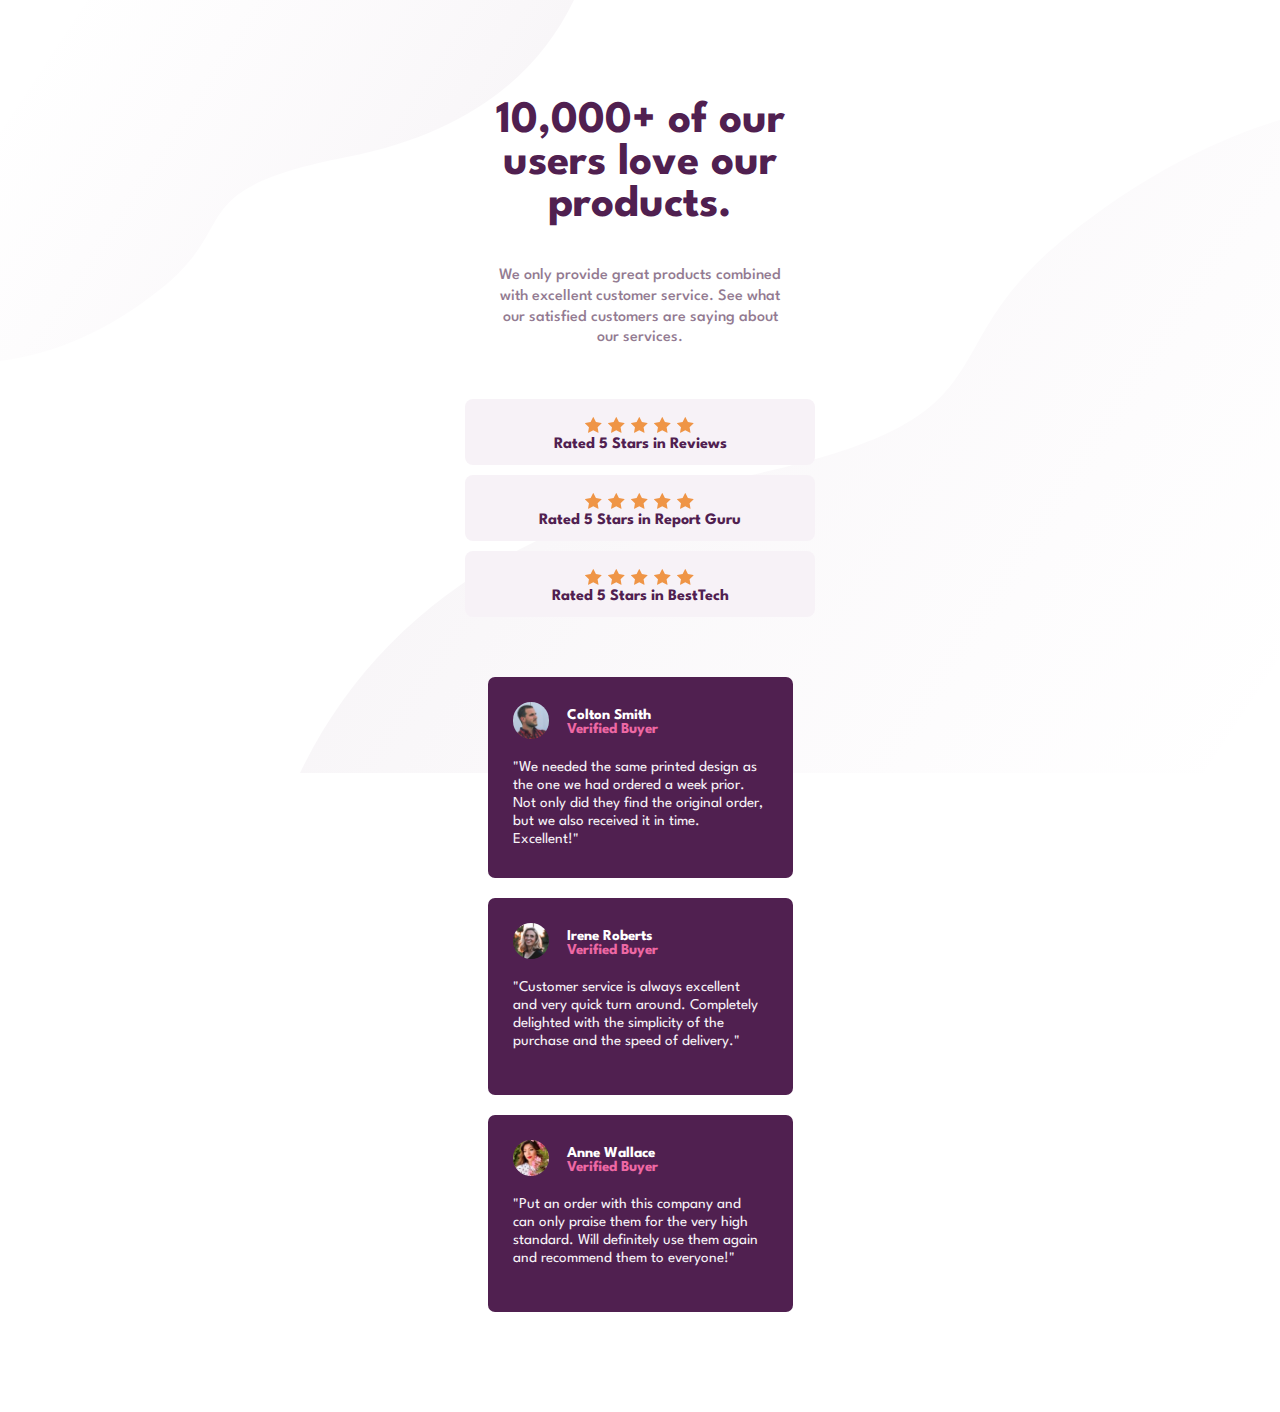
<file: index.html>
<!DOCTYPE html>
<html lang="en">

<head>
  <meta charset="UTF-8" />
  <meta name="viewport" content="width=device-width, initial-scale=1.0" />
  <!-- displays site properly based on user's device -->
   <link rel="icon" type="image/png" href="favicon.ico">

  <link rel="stylesheet" href="./css/style.css">
  <title>Social proof section</title>

  <!-- Feel free to remove these styles or customise in your own stylesheet 👍 -->
</head>

<body>

  <main>
    <div class="container">
      <div class="title">
        <h1>10,000+ of our users love our products.</h1>
        <p> We only provide great products combined with excellent customer service. See what our satisfied customers
          are saying about our services.
        </p>
      </div>
      <div class="rate">
        <div class="rev">
          <div class="star"></div>
          <div class="start-text">Rated 5 Stars in Reviews</div>
        </div>
        <div class="guru">
          <div class="star"></div>
          <div class="start-text">Rated 5 Stars in Report Guru</div>
        </div>
        <div class="teach">
          <div class="star"></div>
          <div class="start-text">Rated 5 Stars in BestTech</div>
        </div>
      </div>
      <div class="box-ref-1">
        <div class="card-1 card">
          <div class="personal-info">
            <div class="image">
              <img src="./images/image-colton.jpg" alt="">
            </div>
            <div class="id">
              <h2>Colton Smith</h2>
              <h3>Verified Buyer</h3>
            </div>
          </div>
          <p>"We needed the same printed design as the one we had ordered a week prior.
            Not only did they find the original order, but we also received it in time.
            Excellent!"
          </p>
        </div>
      </div>
      <div class="box-ref-2">
        <div class="card-2 card">
          <div class="personal-info">
            <div class="image">
              <img src="./images/image-irene.jpg" alt="">
            </div>
            <div class="id">
              <h2>Irene Roberts</h2>
              <h3>Verified Buyer</h3>
            </div>
          </div>
          <p>"Customer service is always excellent and very quick turn around. Completely
            delighted with the simplicity of the purchase and the speed of delivery."
          </p>
        </div>
      </div>
      <div class="box-ref-3">
        <div class="card-3 card">
          <div class="personal-info">
            <div class="image">
              <img src="./images/image-anne.jpg" alt="">
            </div>
            <div class="id">
              <h2>Anne Wallace</h2>
              <h3>Verified Buyer</h3>
            </div>
          </div>
          <p>"Put an order with this company and can only praise them for the very high
            standard. Will definitely use them again and recommend them to everyone!"
          </p>
        </div>
      </div>
    </div>
  </main>
</body>

</html>
</file>
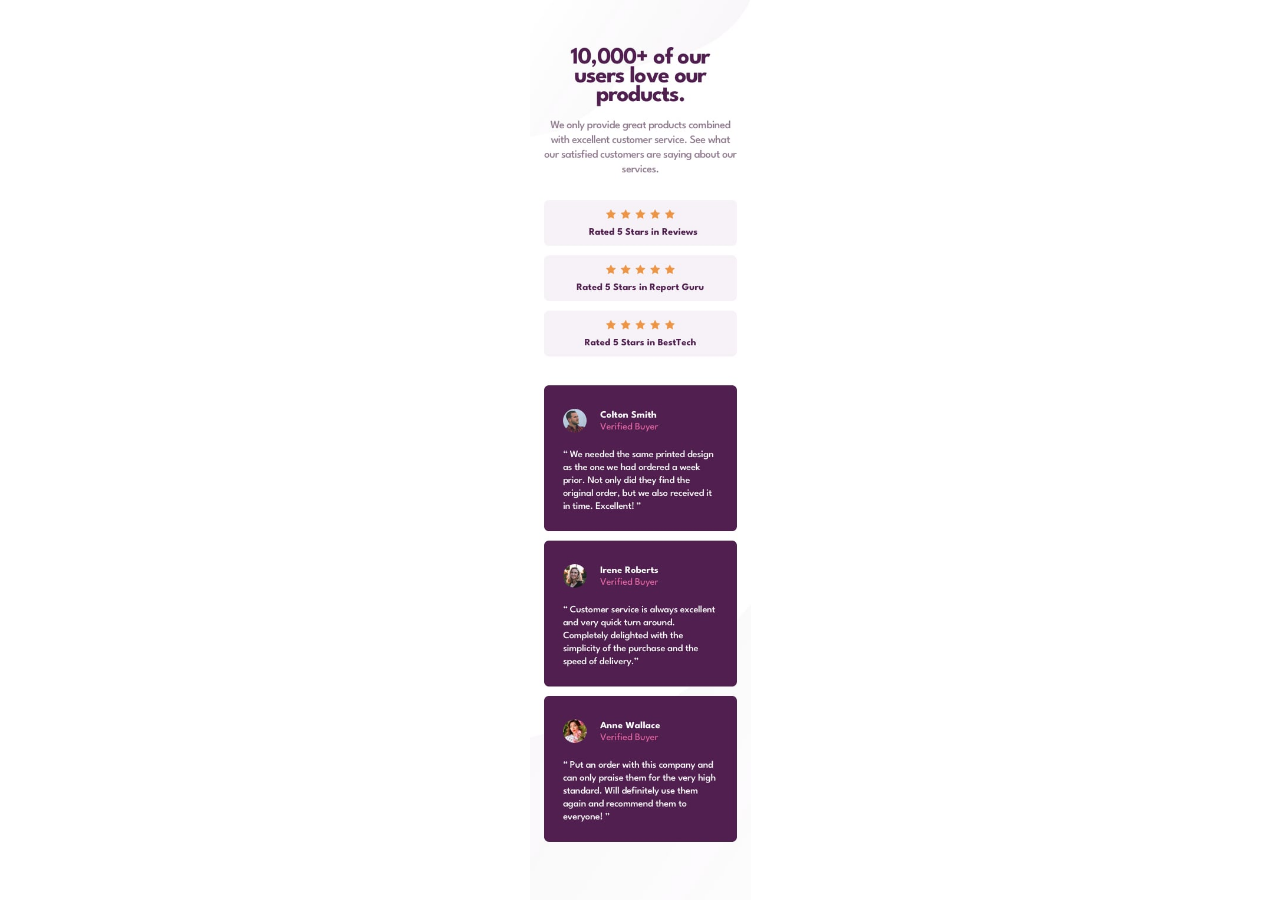
<file: design/bg.html>
<!DOCTYPE html>
<html lang="en">

<head>
    <title>Desktop Design</title>
    <style>
        body {
            height: 100%;
            margin: 0;
            /* background-color: hsl(233, 47%, 7%); */
        }

        .img {
            margin: 0;
            height: 100vh;
            /* background-image: url(desktop-design.jpg); */
            background-image: url(mobile-design.jpg);
            background-position: center;
            background-repeat: no-repeat;
            background-size: contain;
        }
    </style>
</head>

<body>
    <figure class="img"></figure>
</body>

</html>
</file>
<file: css/style.css>
@import url('https://fonts.googleapis.com/css2?family=League+Spartan:wght@400;500;700&display=swap');

:root {
    /************************************* Colors **************************************/
    /**************************** Primary *****************************/
    --very-dark-magenta: hsl(300, 43%, 22%);
    --soft-pink: hsl(333, 80%, 67%);

    /**************************** Neutral *****************************/
    --dark-grayish-magenta: hsl(303, 10%, 53%);
    --light-grayish-magenta: hsl(300, 24%, 96%);
    --white: hsl(0, 0%, 100%);


    /*********************************** Typography ************************************/
    /*************************** Body Copy ****************************/
    --font-size: 15px;

    /***************************** Font *******************************/
    --font-family-league-spartan: 'League Spartan', sans-serif;
    --weights-400: 400;
    --weights-500: 500;
    --weights-700: 700;


    /*********************************** Other ************************************/
    --star-inc-position: 23px;
}

body {
    margin: 0;
    font-family: var(--font-family-league-spartan);
    background-image: url(../images/bg-pattern-top-desktop.svg), url(../images/bg-pattern-bottom-desktop.svg);
    background-position: -10px 0, 300px 100px;
    background-repeat: no-repeat;
}

main {
    height: 100vh;
    display: flex;
    justify-content: center;
    align-items: center;
}

/************************************* Container  **************************************/
.container {
    width: 71%;
    margin: auto;
    display: grid;
    grid-template-columns: repeat(6, 1fr);
    grid-template-areas:
        'title title title rating rating rating'
        'box-1 box-1 box-2 box-2 box-3 box-3';
}

/******************************** Title  *********************************/
.title {
    grid-area: title;
}

.title h1 {
    margin-top: 0;
    width: 300px;
    font-weight: var(--weights-700);
    font-size: 45px;
    color: var(--very-dark-magenta);
}

.title p {
    margin-bottom: 80px;
    width: 380px;
    font-weight: var(--weights-500);
    line-height: 1.3;
    color: var(--dark-grayish-magenta);

}

/******************************** Rate  **********************************/
.rate {
    grid-area: rating;
    padding-top: 10px;
}

.rev,
.guru,
.teach {
    background-color: var(--light-grayish-magenta);
    border-radius: 8px;
    margin-top: 10px;
    padding-top: 13px;
    padding-bottom: 13px;
    padding-right: 25px;
}

.rev {
    width: 370px;
    display: flex;
    align-content: center;
}

.guru {
    width: 370px;
    display: flex;
    align-content: center;
    margin-left: 42px;
}

.teach {
    /* background-color: rgb(180, 254, 83); */
    width: 370px;
    display: flex;
    align-content: center;
    margin-left: 85px;
}

.star {
    /* background-color: rgb(219, 54, 54); */
    background-image: url(../images/icon-star.svg), url(../images/icon-star.svg), url(../images/icon-star.svg), url(../images/icon-star.svg), url(../images/icon-star.svg);
    background-repeat: no-repeat;
    background-position: 25px 50%, calc(var(--star-inc-position)*1 + 25px) 50%, calc(var(--star-inc-position)*2 + 25px) 50%, calc(var(--star-inc-position)*3 + 25px) 50%, calc(var(--star-inc-position)*4 + 25px) 50%;
    width: 160px;
    height: 25px;
}

.start-text {
    /* background-color: aquamarine; */
    display: inline-block;
    height: auto;
    align-self: center;
    font-weight: var(--weights-700);
    color: var(--very-dark-magenta);
}

/***************************** Card Class ********************************/
.card p {
    line-height: 1.2;
    color: var(--light-grayish-magenta);
    width: 250px;
    font-size: 15px;
}


/***************************** Box-ref-1  ********************************/
.box-ref-1 {
    grid-area: box-1;
}

.card-1 {
    background-color: var(--very-dark-magenta);
    width: 280px;
    padding: 25px 0px 15px 25px;
    border-radius: 7px;

}

/***************************** Box-ref-2  ********************************/
.box-ref-2 {
    grid-area: box-2;
    justify-self: center;
    margin-top: 20px;
}

.card-2 {
    background-color: var(--very-dark-magenta);
    width: 280px;
    padding: 25px 0px 30px 25px;
    border-radius: 7px;

}

/***************************** Box-ref-3  ********************************/
.box-ref-3 {
    grid-area: box-3;
    margin-top: 40px;
    justify-self: end;
}

.card-3 {
    background-color: var(--very-dark-magenta);
    width: 280px;
    padding: 25px 0px 30px 25px;
    border-radius: 7px;
}

/******************** Personal-info  ***********************/
.personal-info {
    display: flex;
    justify-content: flex-start;
    align-items: center;
}

.personal-info .image {
    width: 13%;
    margin-right: 18px;
}

.image img {
    width: 100%;
    border-radius: 50%;

}

h2 {
    color: var(--white);
}

h3 {
    color: var(--soft-pink);
}

h2,
h3 {
    margin: 0 auto;
    font-size: var(--font-size);
}

@media (max-width: 1300px) {
    .container {
        width: 360px;
        margin: auto;
        display: grid;
        grid-template-columns: 1fr;
        grid-template-areas:
            'title '
            'rating'
            'box-1'
            'box-2'
            'box-3';
    }

    /*************************** title  ******************************/
    .title {
        margin-top: 100px;
        grid-area: title;
        text-align: center;
        width: 360px;
    }

    .title h1 {
        width: 350px;
        margin: auto;
    }

    .title p {
        margin: 40px auto;
        width: 300px;
        font-weight: var(--weights-500);
    }

    /*************************** rate  ******************************/
    .rate {
        grid-area: rating;
        width: 360px;
        padding-top: 0px;
        margin-bottom: 40px;
    }

    .rate .rev,
    .rate .guru,
    .rate .teach {
        display: flex;
        flex-direction: column;
        align-items: center;
        width: 350px;
        padding-right: 0px;
        margin: 0 auto;
    }

    .star-text {
        width: 350px;
    }

    .rate .rev {
        margin: 10px auto;
    }

    .rate .guru {
        margin: 10px auto;
        padding-right: 0px;
    }

    .rate .tech {
        margin: 10px auto;
    }


    /*************************** box  ******************************/
    .box-ref-1 {
        grid-area: box-1;
        justify-self: center;
        margin-top: 20px;
    }

    .box-ref-2 {
        grid-area: box-2;
        justify-self: center;
        margin-top: 20px;
    }

    .box-ref-3 {
        grid-area: box-3;
        justify-self: center;
        margin-top: 20px;
    }

    .card-3 {
        margin-bottom: 100px;
    }
}
</file>
